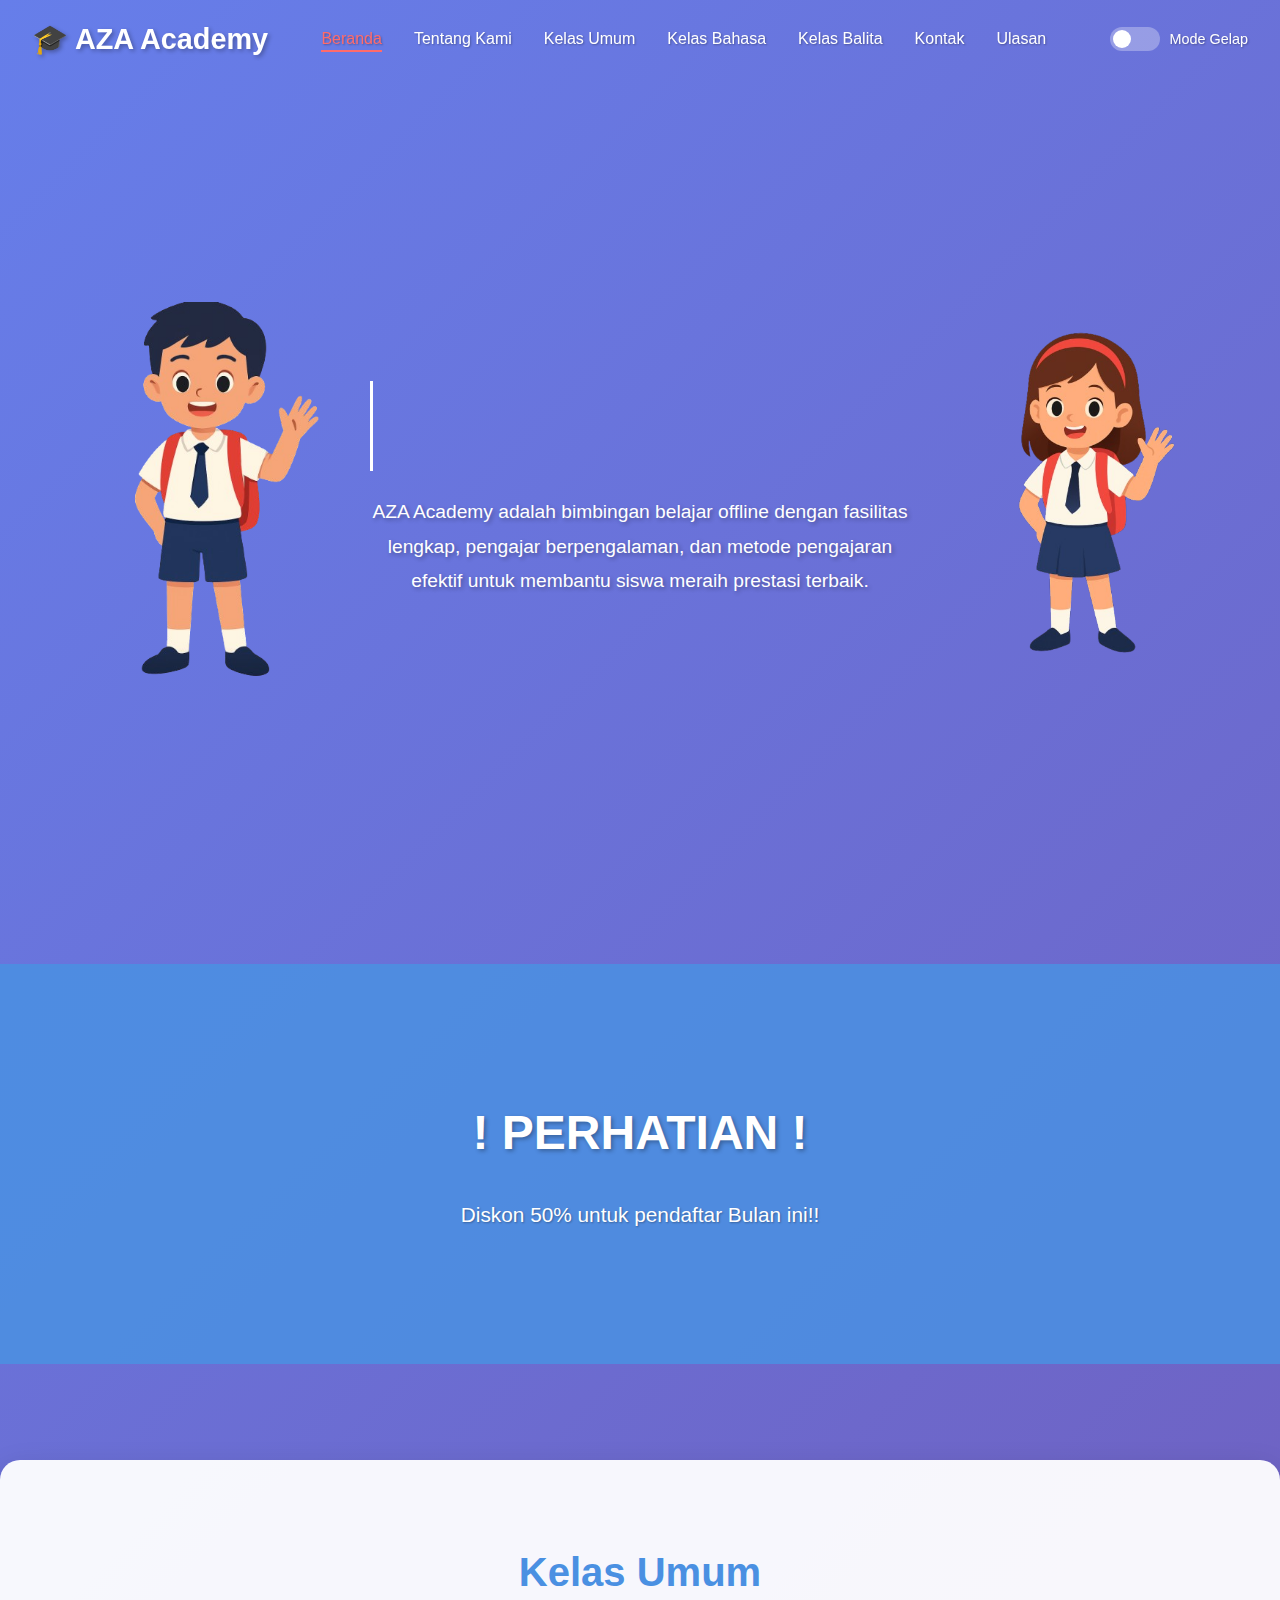
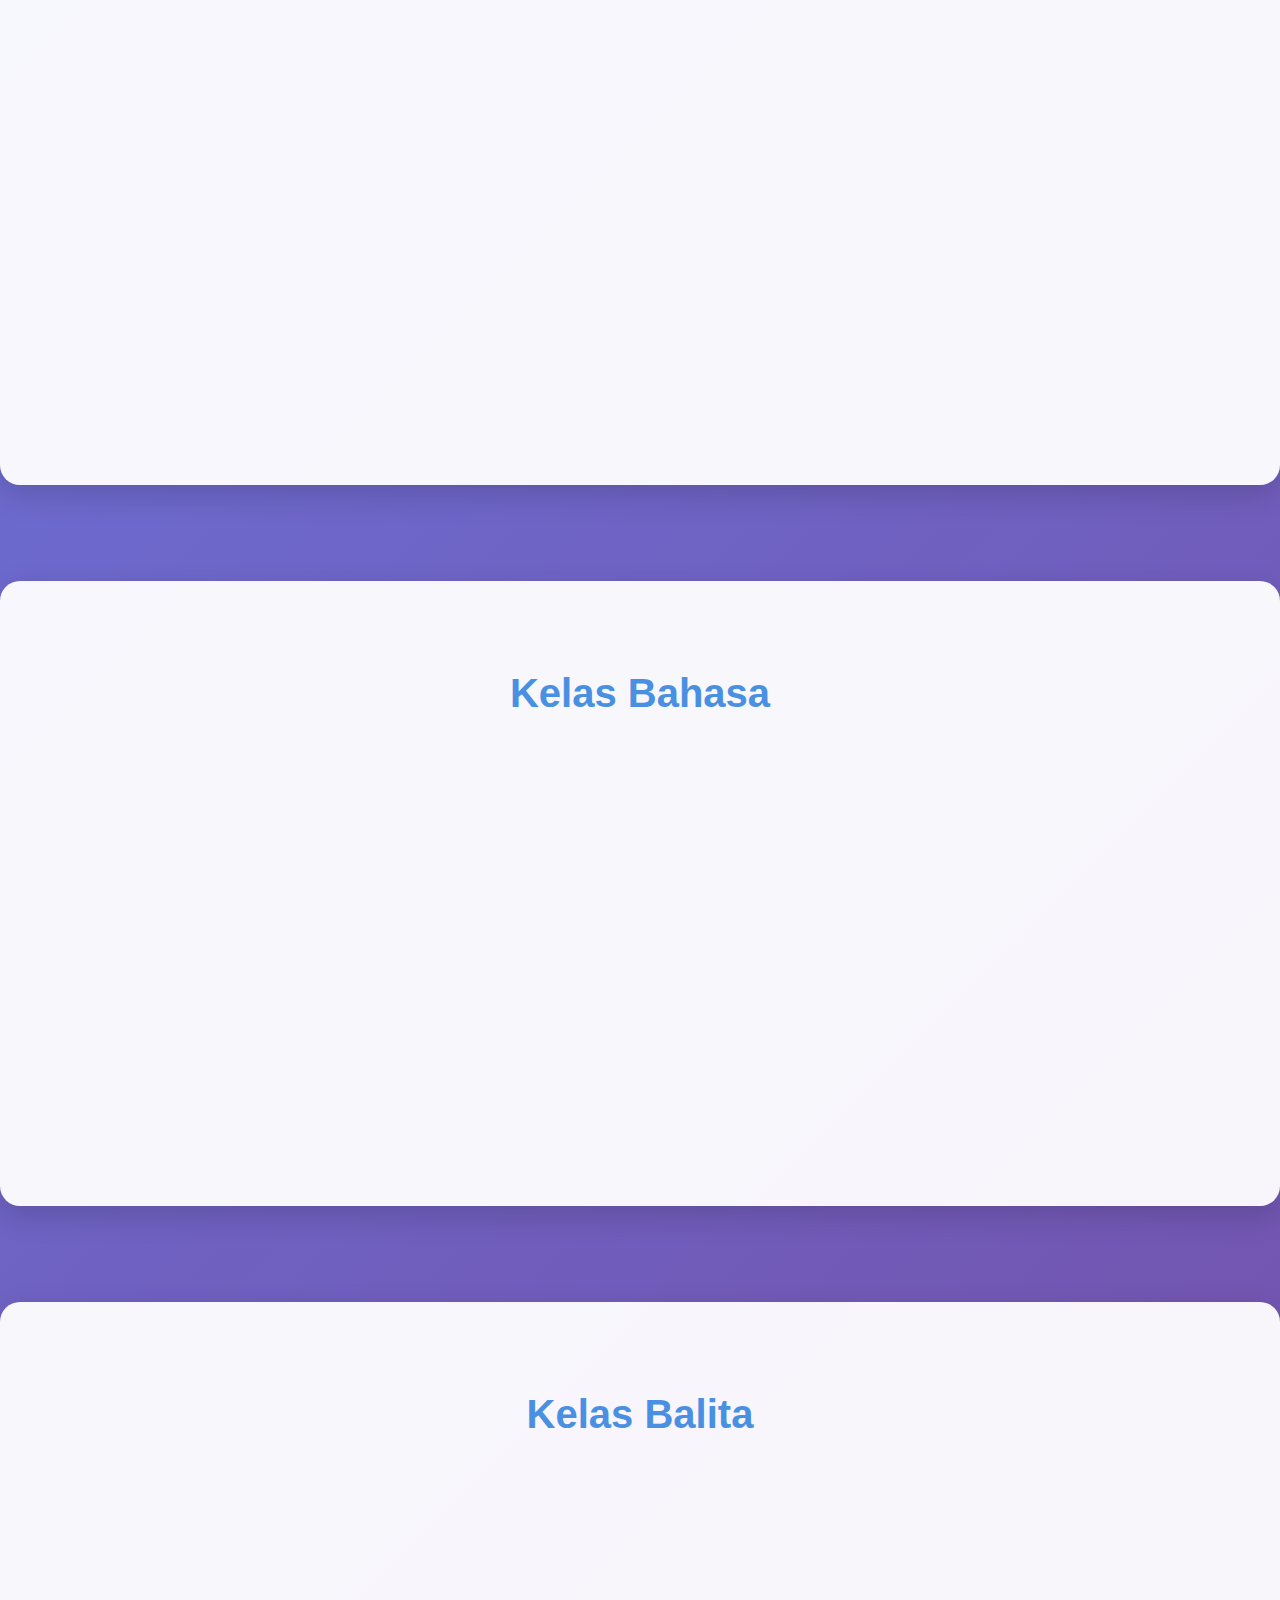
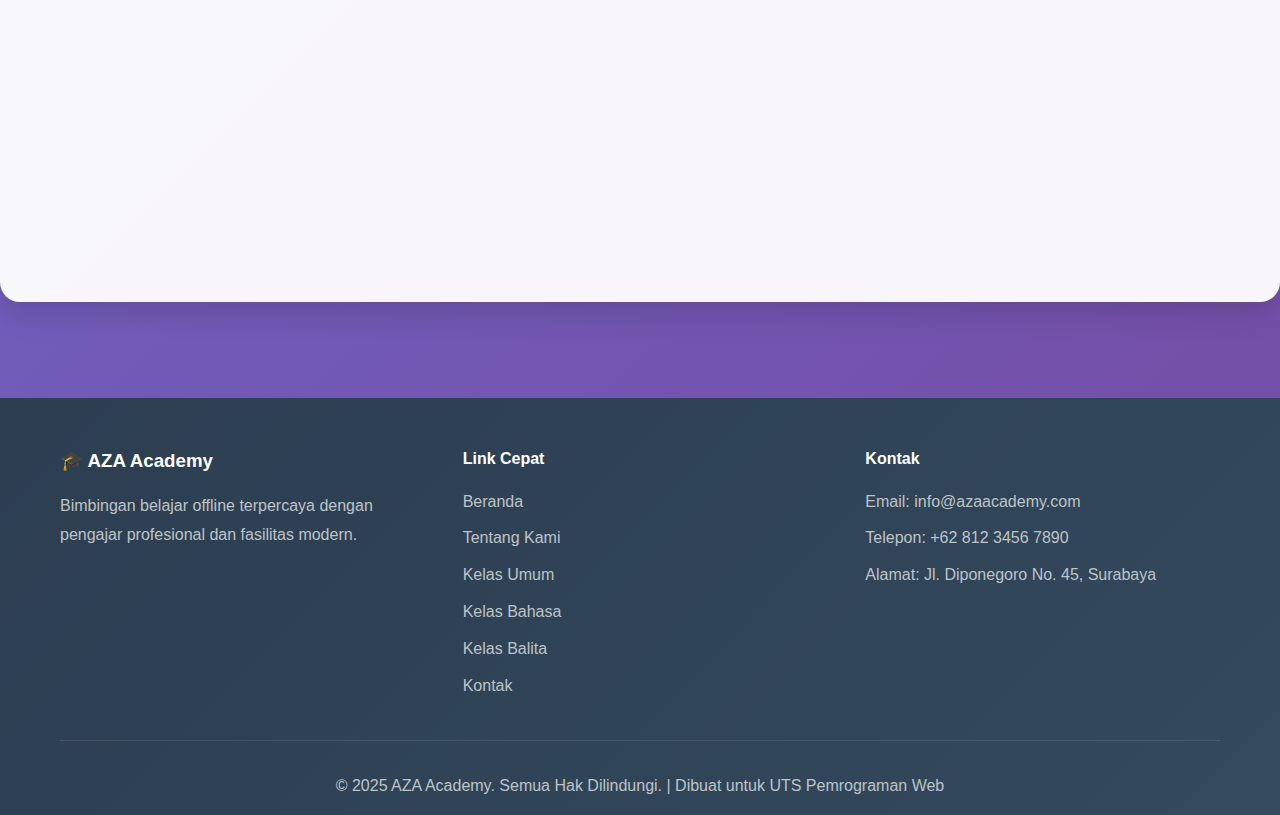
<file: index.html>
<!DOCTYPE html>
<html lang="id">
<head>
  <meta charset="UTF-8">
  <meta name="viewport" content="width=device-width, initial-scale=1.0">
  <meta name="description" content="AZA Academy - Bimbingan Belajar Offline dengan pengajar berpengalaman dan metode belajar efektif">
  <title>AZA Academy - Home</title>
  <link rel="stylesheet" href="style.css">
</head>
<body>

<header>
   <nav>
        <h1>🎓 AZA Academy</h1>
        <ul>
            <li><a href="index.html" class="active">Beranda</a></li>
            <li><a href="about.html">Tentang Kami</a></li>
            <li><a href="#kelasUmum">Kelas Umum</a></li>
            <li><a href="#kelasBahasa">Kelas Bahasa</a></li>
            <li><a href="#kelasbalita">Kelas Balita</a></li>
            <li><a href="#kontak">Kontak</a></li>
            <li><a href="ulasan.html">Ulasan</a></li>
        </ul>

        <!-- Tombol Mode -->
        <label class="switch">
            <input type="checkbox" id="modeToggle">
            <span class="slider"></span>
            <span class="mode-text">Mode Gelap</span>
        </label>
   </nav>
</header>
  
<section class="hero">
  <div class="hero-overlay">
    <img src="asset/anaklaki.png" alt="Left Decoration" class="hero-icon left">
    <div class="hero-text">
      <h1>Belajar Menyenangkan</h1>
      <!-- <h1>Masa depan cerah</h1> -->
      <p>AZA Academy adalah bimbingan belajar offline dengan fasilitas lengkap, pengajar berpengalaman, dan metode pengajaran efektif untuk membantu siswa meraih prestasi terbaik.</p>
    </div>
    <img src="asset/anakcewek.png" alt="Right Decoration" class="hero-icon right">
  </div>
</section>

<section id="diskon">
    <div class="content">
      <h2>! PERHATIAN !</h2>
      <p>Diskon 50% untuk pendaftar Bulan ini!!</p>
    </div>
</section>

  <!-- Kelas -->
<section id="kelasUmum">
    <h1>Kelas Umum</h1>
    <div class="grid-container">

      <div class="card">
        <img src="asset/sd.png" alt="Kelas SD">
        <h3>Kelas SD</h3>
        <p>Belajar dasar yang menyenangkan untuk siswa sekolah dasar.</p>
      </div>

      <div class="card">
        <img src="asset/smp.png" alt="Kelas SMP">
        <h3>Kelas SMP</h3>
        <p>Penguatan konsep pelajaran inti dan latihan ujian rutin.</p>
      </div>

      <div class="card">
        <img src="asset/sma.png" alt="Kelas SMA">
        <h3>Kelas SMA</h3>
        <p>Persiapan intensif menghadapi ujian sekolah dan seleksi perguruan tinggi.</p>
      </div>
    
    </div>
</section>

<section id="kelasBahasa">
    <h1>Kelas Bahasa</h1>
    <div class="grid-container">

      <div class="card">
        <img src="asset/arab.png" alt="Kelas SD">
        <h3>Kelas Bahasa Arab</h3>
        <p>Belajar dasar yang menyenangkan untuk siswa sekolah dasar.</p>
      </div>

      <div class="card">
        <img src="asset/inggris.png" alt="Kelas SMP">
        <h3>Kelas Bahasa Inggris</h3>
        <p>Penguatan konsep pelajaran inti dan latihan ujian rutin.</p>
      </div>

      <div class="card">
        <img src="asset/mandarin.png" alt="Kelas SMA">
        <h3>Kelas Bahasa Mandarin</h3>
        <p>Persiapan intensif menghadapi ujian sekolah dan seleksi perguruan tinggi.</p>
      </div>
    
    </div>
</section>

<section id="kelasbalita">
    <h1>Kelas Balita</h1>
    <div class="grid-container">

      <div class="card">
        <img src="asset/tk.png" alt="Kelas SD">
        <h3>Kelas Calistung</h3>
        <p>Belajar dasar yang menyenangkan untuk siswa sekolah dasar.</p>
      </div>

      <div class="card">
        <img src="asset/tk.png" alt="Kelas SMP">
        <h3>Kelas Interaktif</h3>
        <p>Penguatan konsep pelajaran inti dan latihan ujian rutin.</p>
      </div>
    
    </div>
</section>

  <!-- Tentang Kami -->


<footer id="kontak">
    <div class="container">
        <div class="footer-content">
            <div class="footer-section">
                <h3>🎓 AZA Academy</h3>
                <p>Bimbingan belajar offline terpercaya dengan pengajar profesional dan fasilitas modern.</p>
            </div>
            <div class="footer-section">
                <h4>Link Cepat</h4>
                <ul>
                    <li><a href="index.html">Beranda</a></li>
                    <li><a href="about.html">Tentang Kami</a></li>
                    <li><a href="#kelasUmum">Kelas Umum</a></li>
                    <li><a href="#kelasBahasa">Kelas Bahasa</a></li>
                    <li><a href="#kelasbalita">Kelas Balita</a></li>
                    <li><a href="#kontak">Kontak</a></li>
                </ul>
            </div>
            <div class="footer-section">
                <h4>Kontak</h4>
                <ul>
                    <li>Email: <a href ="mailto:info@azaacademy.com">info@azaacademy.com</a></li>
                    <li>Telepon: <a href="tel:+62 812 3456 7890">+62 812 3456 7890</a></li>
                    <li>Alamat: Jl. Diponegoro No. 45, Surabaya</li>
                </ul>
            </div>
        </div>
        <div class="footer-bottom">
            <p>&copy; 2025 AZA Academy. Semua Hak Dilindungi. | Dibuat untuk UTS Pemrograman Web</p>
        </div>
    </div>
</footer>

<script src="https://code.jquery.com/jquery-3.6.0.min.js"></script>
<script src="kode.js"></script>
</body>
</html>
</file>
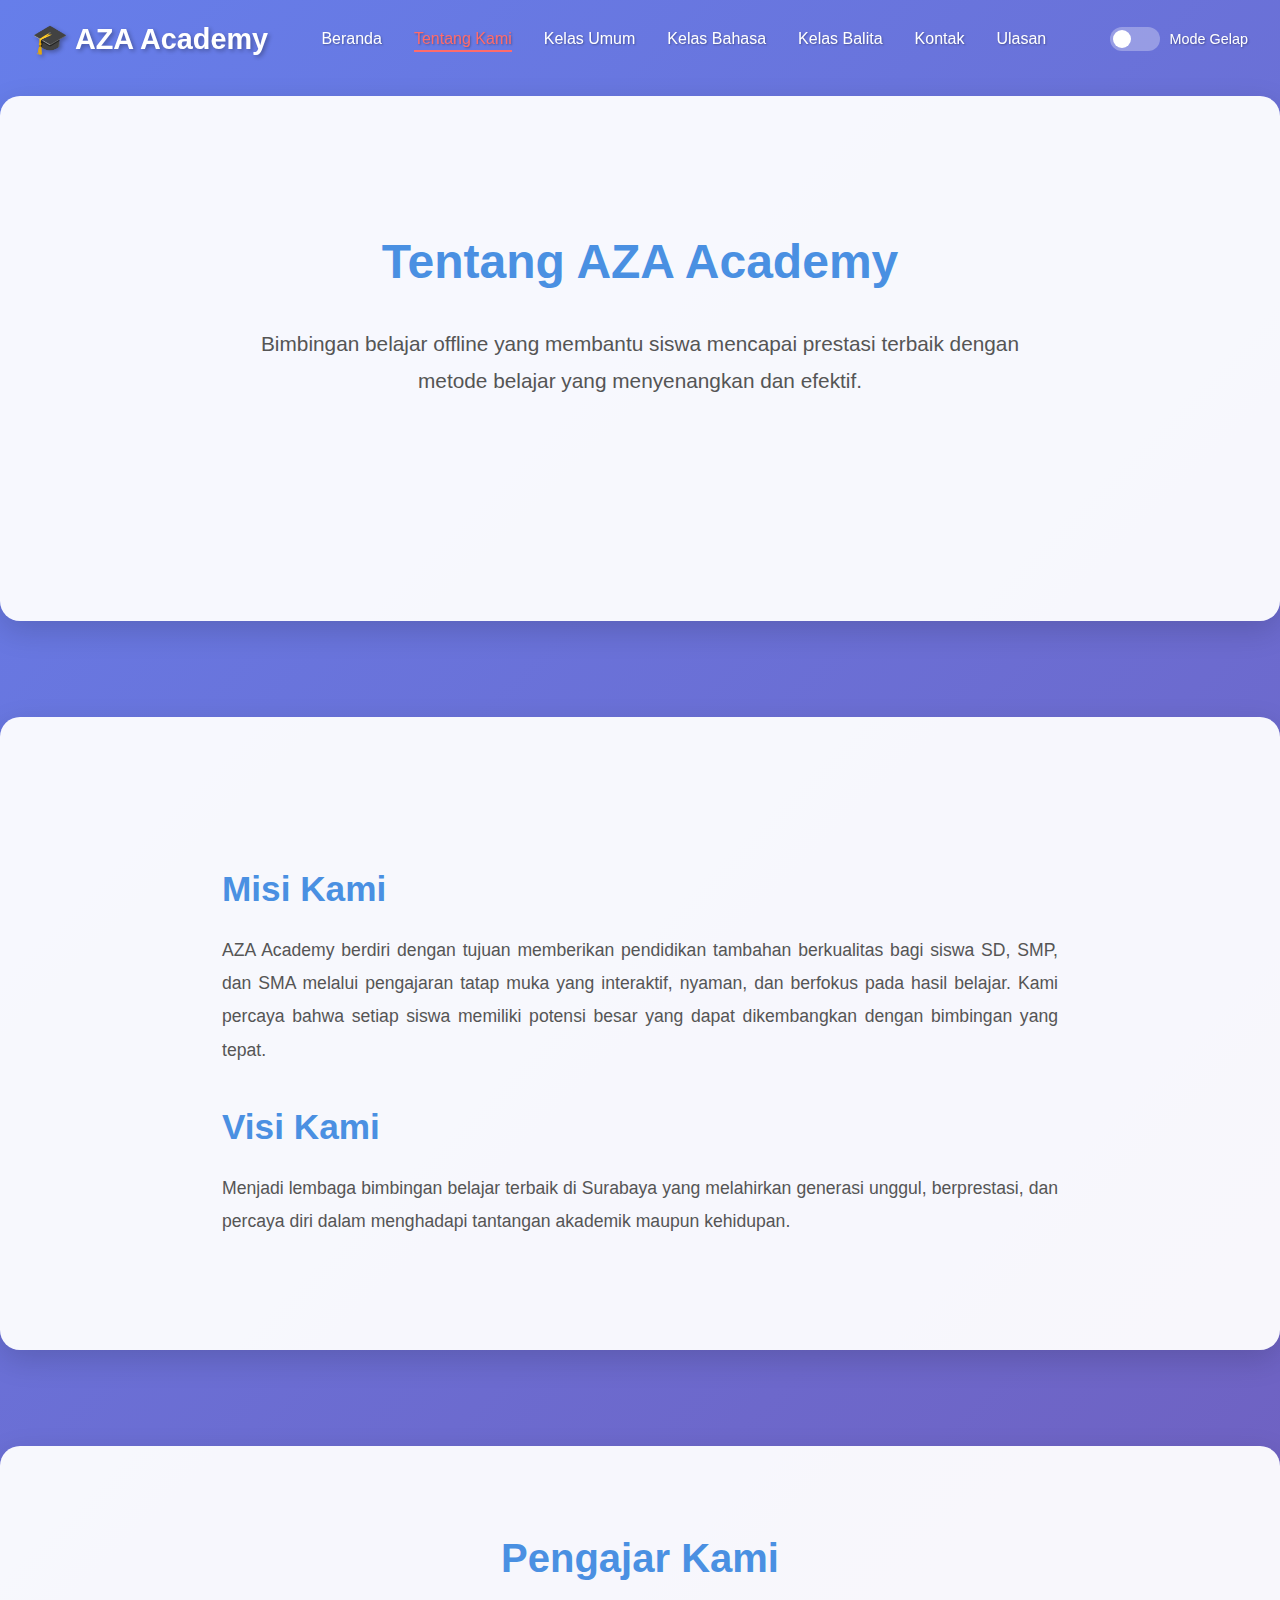
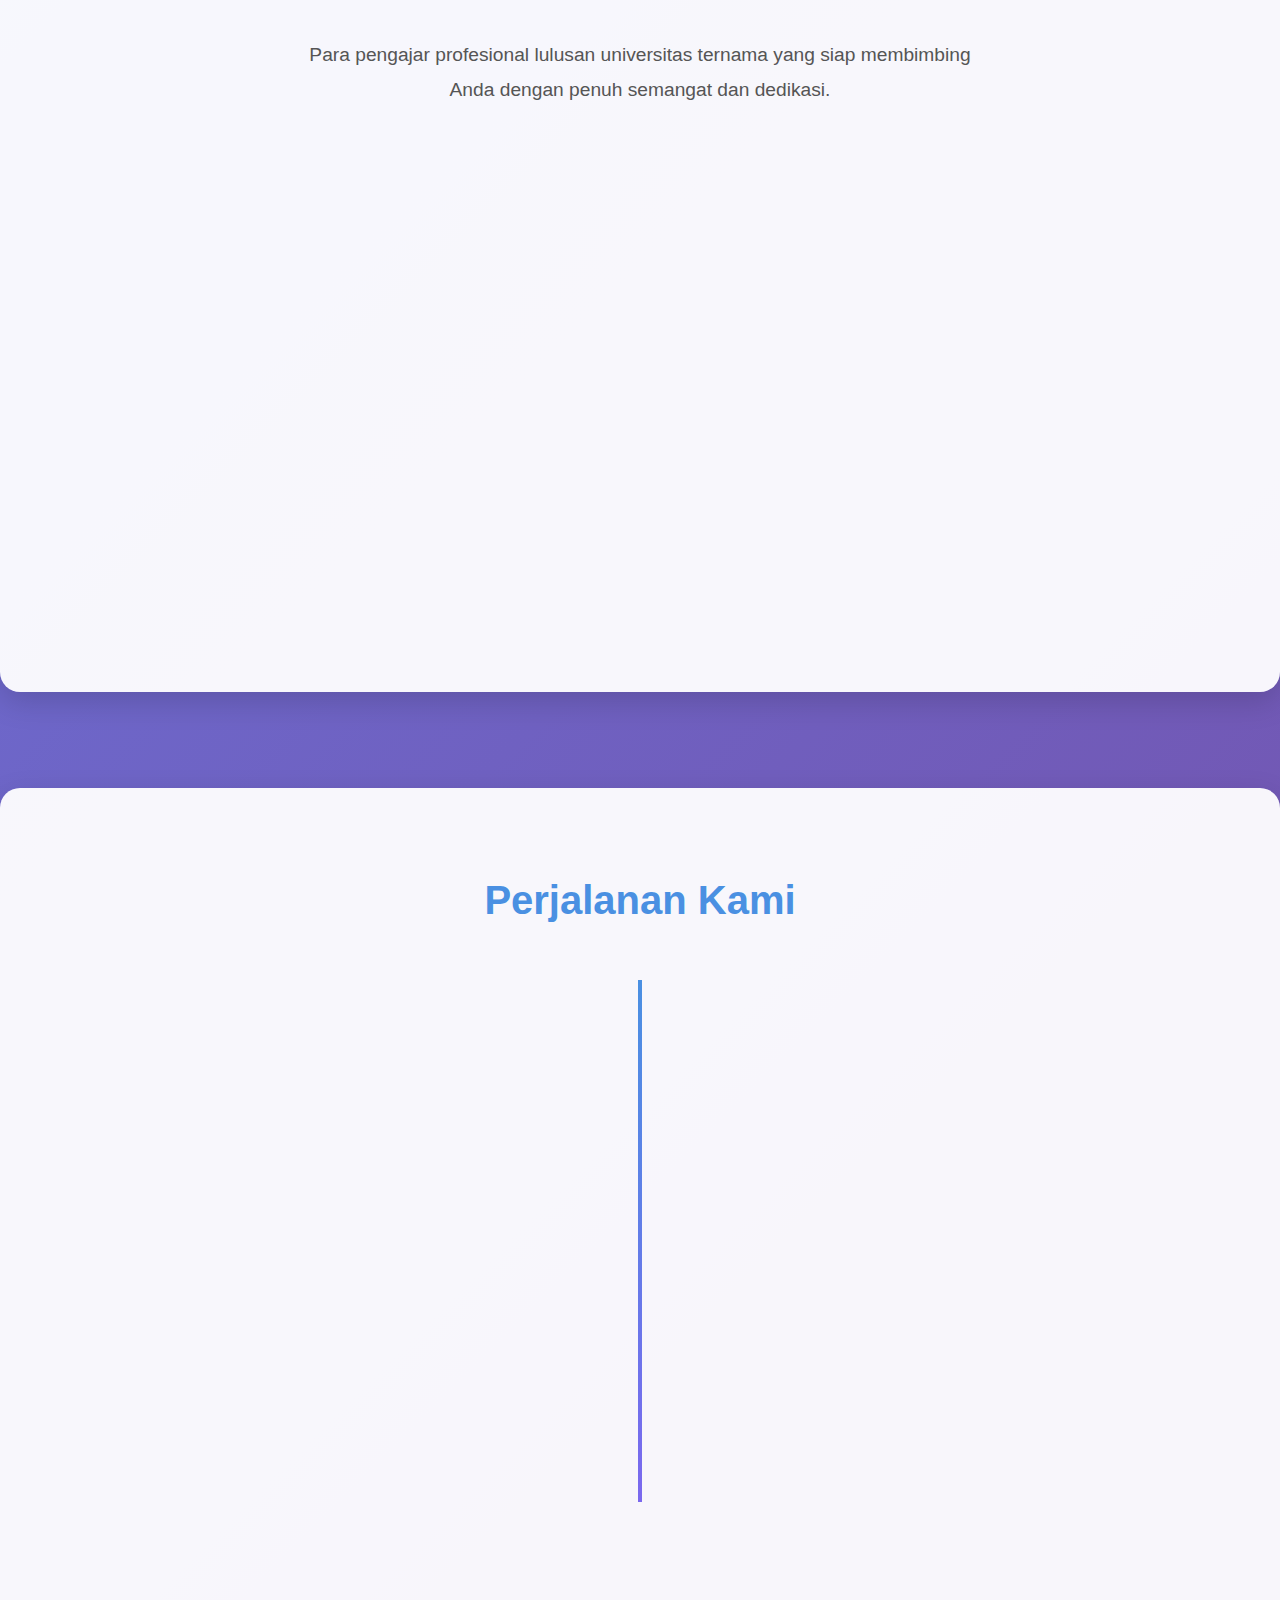
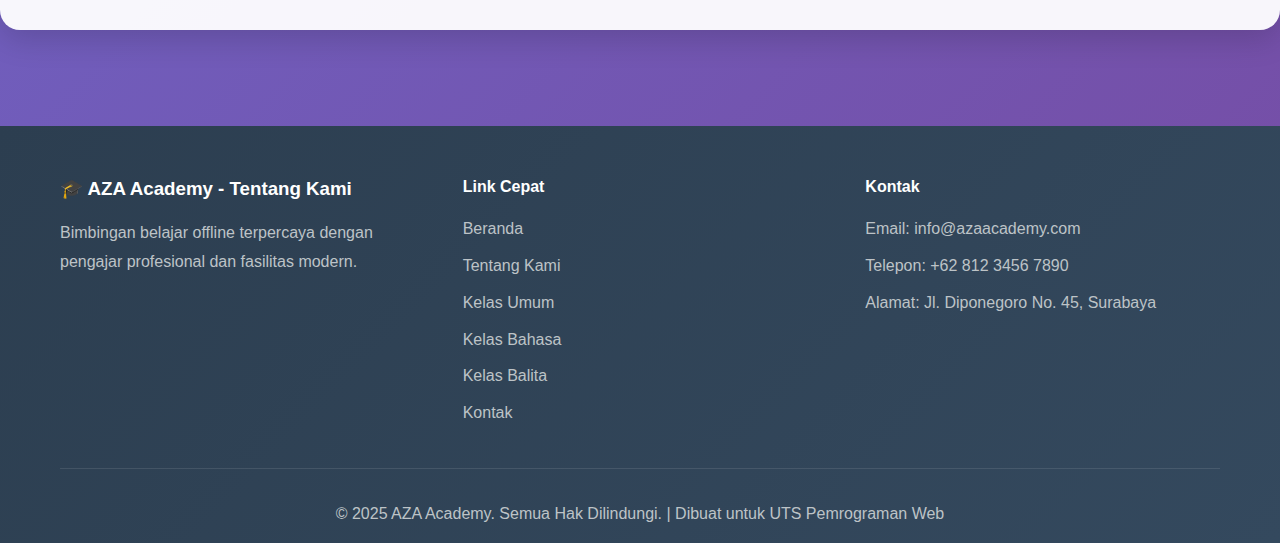
<file: about.html>
<!DOCTYPE html>
<html lang="id">
<head>
    <meta charset="UTF-8">
    <meta name="viewport" content="width=device-width, initial-scale=1.0">
    <meta name="description" content="Tentang AZA Academy - Bimbingan Belajar Offline Terpercaya di Surabaya">
    <title>Tentang Kami - AZA Academy</title>
    <link rel="stylesheet" href="style.css">
</head>
<body>
<header>
   <nav>
        <h1>🎓 AZA Academy</h1>
        <ul>
            <li><a href="index.html" class="active">Beranda</a></li>
            <li><a href="about.html">Tentang Kami</a></li>
            <li><a href="index.html#kelasUmum">Kelas Umum</a></li>
            <li><a href="index.html#kelasBahasa">Kelas Bahasa</a></li>
            <li><a href="index.html#kelasBalita">Kelas Balita</a></li>
            <li><a href="#kontak">Kontak</a></li>
            <li><a href="ulasan.html">Ulasan</a></li>
        </ul>

        <!-- Tombol Mode -->
        <label class="switch">
            <input type="checkbox" id="modeToggle">
            <span class="slider"></span>
            <span class="mode-text">Mode Gelap</span>
        </label>
   </nav>
</header>

<section class="profile">
    <div class="container">
        <h1>Tentang AZA Academy</h1>
        <p>Bimbingan belajar offline yang membantu siswa mencapai prestasi terbaik dengan metode belajar yang menyenangkan dan efektif.</p>
        <video src=""></video>
    </div>
</section>

<section class="profile-2">
    <div class="container">
        <div class="about-grid">
                <div class="about-text">
                    <h2>Misi Kami</h2>
                    <p>AZA Academy berdiri dengan tujuan memberikan pendidikan tambahan berkualitas bagi siswa SD, SMP, dan SMA melalui pengajaran tatap muka yang interaktif, nyaman, dan berfokus pada hasil belajar. Kami percaya bahwa setiap siswa memiliki potensi besar yang dapat dikembangkan dengan bimbingan yang tepat.</p>

                    <h2>Visi Kami</h2>
                    <p>Menjadi lembaga bimbingan belajar terbaik di Surabaya yang melahirkan generasi unggul, berprestasi, dan percaya diri dalam menghadapi tantangan akademik maupun kehidupan.</p>
                </div>
        </div>
    </div>
</section>

    <!-- Pengajar Section -->
    <section class="pengajar">
        <div class="container">
            <h2 class="section-title">Pengajar Kami</h2>
            <p class="team-intro">Para pengajar profesional lulusan universitas ternama yang siap membimbing Anda dengan penuh semangat dan dedikasi.</p>
            <div class="team-grid">
                <div class="team-member">
                    <div class="member-photo">👨‍🏫</div>
                    <h3>Abrizal Raka Firdiyanto (037)</h3>
                    <p class="member-role">Pengajar SMA</p>
                    <p class="member-bio">Lulusan Universitas Negeri Surabaya (UNESA) dengan pengalaman mengajar 3 tahun di bidang Matematika.</p>
                </div>
                <div class="team-member">
                    <div class="member-photo">👩‍🏫</div>
                    <h3>Azkiya Azimi (046)</h3>
                    <p class="member-role">Pengajar SD</p>
                    <p class="member-bio">Lulusan Universitas Negeri Surabaya (UNESA) dengan pengalaman mengajar Bahasa Inggris untuk Sekolah Menengah.</p>
                </div>
                <div class="team-member">
                    <div class="member-photo">👨‍🏫</div>
                    <h3>Zaki Maulana (062)</h3>
                    <p class="member-role">Pengajar SMP</p>
                    <p class="member-bio">Lulusan Universitas Negeri Surabaya (UNESA) dengan pengalaman 2 tahun mengajar di bidang Matematika.</p>
                </div>
            </div>
        </div>
    </section>

    <!-- Timeline Section -->
    <section class="timeline">
        <div class="container">
            <h2 class="section-title">Perjalanan Kami</h2>
            <div class="timeline-container">
                <div class="timeline-item">
                    <div class="timeline-year">2024</div>
                    <div class="timeline-content">
                        <h3>AZA Academy Berdiri</h3>
                        <p>Bermula dari visi tiga mahasiswa UNESA untuk mendirikan tempat bimbingan belajar yang nyaman dan bermakna bagi siswa.</p>
                    </div>
                </div>
                <div class="timeline-item">
                    <div class="timeline-year">2025</div>
                    <div class="timeline-content">
                        <h3>Membuka Cabang Pertama</h3>
                        <p>AZA Academy resmi membuka cabang pertamanya di Surabaya dengan jumlah siswa mencapai 100 orang dalam tahun pertama.</p>
                    </div>
                </div>
            </div>
        </div>
    </section>

<footer id="kontak">
    <div class="container">
        <div class="footer-content">
            <div class="footer-section">
                <h3>🎓 AZA Academy - Tentang Kami</h3>
                <p>Bimbingan belajar offline terpercaya dengan pengajar profesional dan fasilitas modern.</p>
            </div>
            <div class="footer-section">
                <h4>Link Cepat</h4>
                <ul>
                    <li><a href="index.html">Beranda</a></li>
                    <li><a href="about.html">Tentang Kami</a></li>
                    <li><a href="index.html#kelasUmum">Kelas Umum</a></li>
                    <li><a href="index.html#kelasBahasa">Kelas Bahasa</a></li>
                    <li><a href="index.html#kelasBalita">Kelas Balita</a></li>
                    <li><a href="#kontak">Kontak</a></li>
                </ul>
            </div>
            <div class="footer-section">
                <h4>Kontak</h4>
                <ul>
                    <li>Email: <a href ="mailto:info@azaacademy.com">info@azaacademy.com</a></li>
                    <li>Telepon: <a href="tel:+62 812 3456 7890">+62 812 3456 7890</a></li>
                    <li>Alamat: Jl. Diponegoro No. 45, Surabaya</li>
                </ul>
            </div>
        </div>
        <div class="footer-bottom">
            <p>&copy; 2025 AZA Academy. Semua Hak Dilindungi. | Dibuat untuk UTS Pemrograman Web</p>
        </div>
    </div>
</footer>

<script src="https://code.jquery.com/jquery-3.6.0.min.js"></script>
<script src="kode.js"></script>
</body>
</html>
</file>
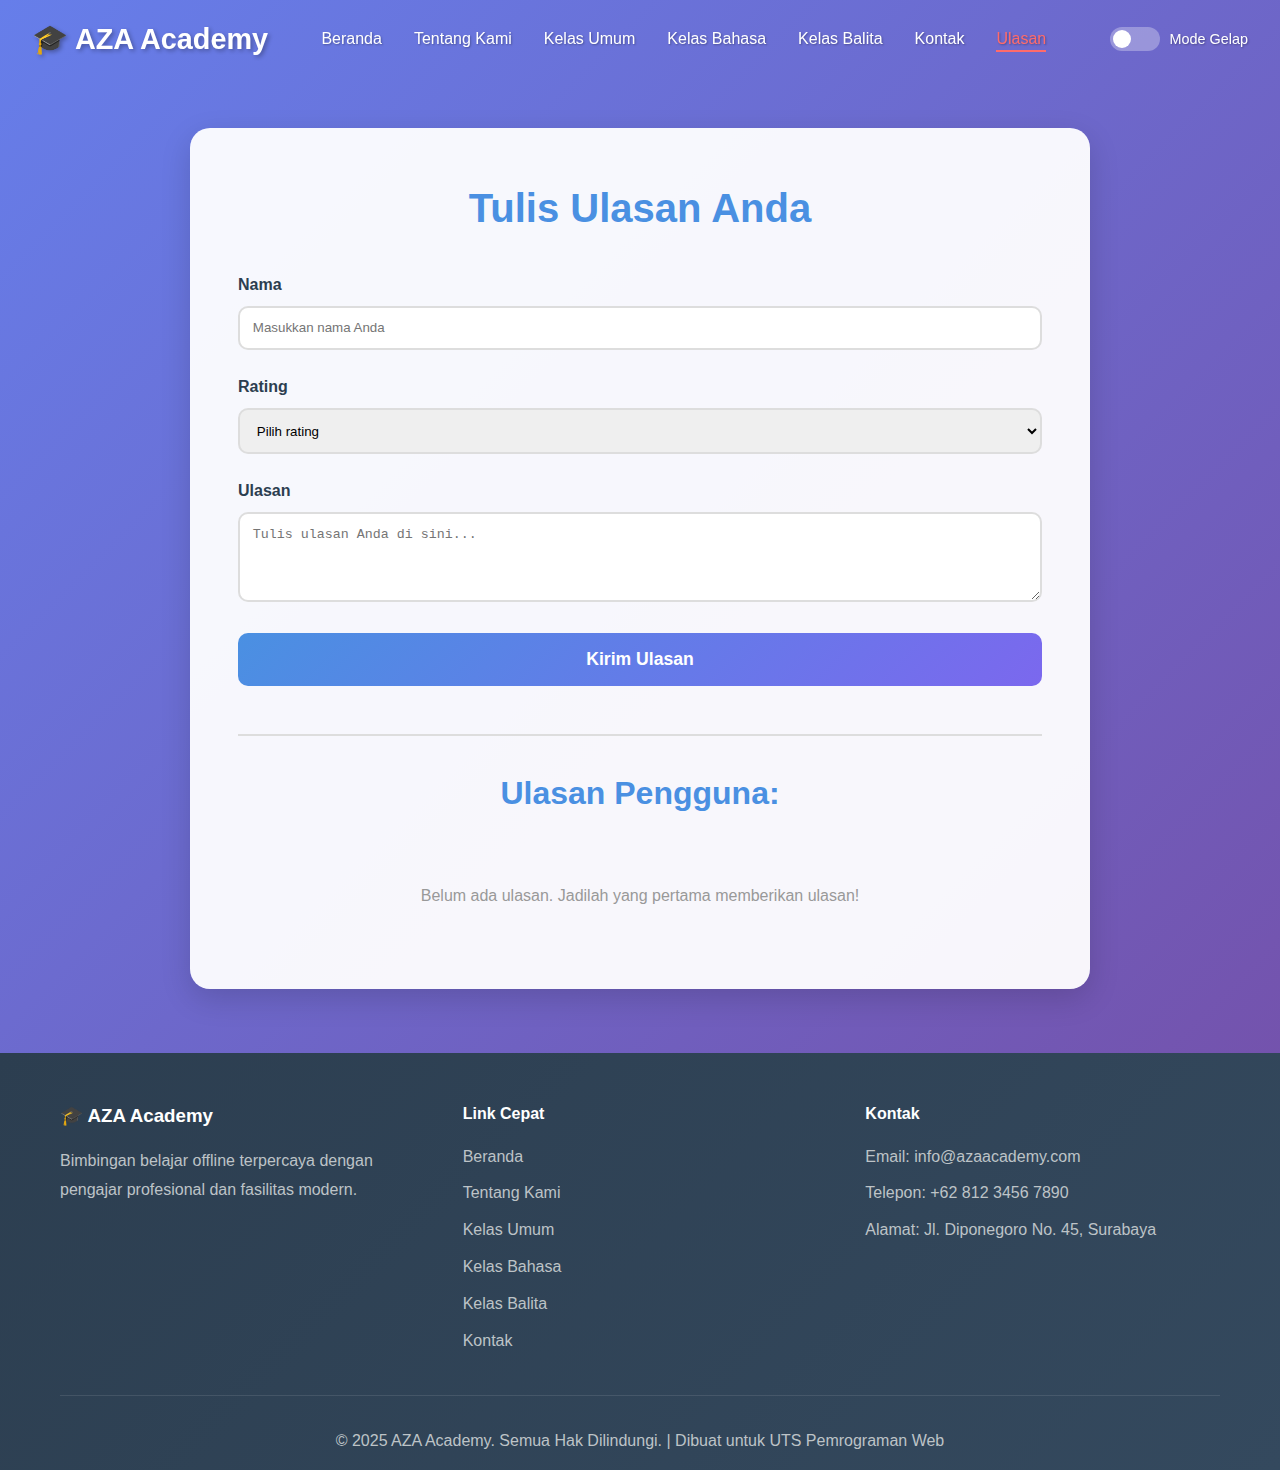
<file: ulasan.html>
<!DOCTYPE html>
<html lang="id">
<head>
  <meta charset="UTF-8">
  <meta name="viewport" content="width=device-width, initial-scale=1.0">
  <title>AZA Academy-Ulasan</title>
  <link rel="stylesheet" href="style.css">
</head>
<body>
<header>
   <nav>
        <h1>🎓 AZA Academy</h1>
        <ul>
            <li><a href="index.html" class="active">Beranda</a></li>
            <li><a href="about.html">Tentang Kami</a></li>
            <li><a href="index.html#kelasUmum">Kelas Umum</a></li>
            <li><a href="index.html#kelasBahasa">Kelas Bahasa</a></li>
            <li><a href="index.html#kelasBalita">Kelas Balita</a></li>
            <li><a href="#kontak">Kontak</a></li>
            <li><a href="ulasan.html">Ulasan</a></li>
        </ul>

        <!-- Tombol Mode -->
        <label class="switch">
            <input type="checkbox" id="modeToggle">
            <span class="slider"></span>
            <span class="mode-text">Mode Gelap</span>
        </label>
   </nav>
</header>

  <div class="review-container">
    <h2>Tulis Ulasan Anda</h2>

    <form id="reviewForm">
      <div class="input-group">
        <label for="nama">Nama</label>
        <input type="text" id="nama" name="nama" placeholder="Masukkan nama Anda" required>
      </div>

      <div class="input-group">
        <label for="rating">Rating</label>
        <select id="rating" name="rating" required>
          <option value="">Pilih rating</option>
          <option value="5">⭐⭐⭐⭐⭐ - Sangat Baik</option>
          <option value="4">⭐⭐⭐⭐ - Baik</option>
          <option value="3">⭐⭐⭐ - Cukup</option>
          <option value="2">⭐⭐ - Kurang</option>
          <option value="1">⭐ - Buruk</option>
        </select>
      </div>

      <div class="input-group">
        <label for="ulasan">Ulasan</label>
        <textarea id="ulasan" name="ulasan" rows="4" placeholder="Tulis ulasan Anda di sini..." required></textarea>
      </div>

      <button type="submit" class="btn-submit">Kirim Ulasan</button>
    </form>

    <div id="reviewList">
      <h3>Ulasan Pengguna:</h3>
      <ul id="ulasanContainer"></ul>
    </div>
  </div>

<footer id="kontak">
    <div class="container">
        <div class="footer-content">
            <div class="footer-section">
                <h3>🎓 AZA Academy</h3>
                <p>Bimbingan belajar offline terpercaya dengan pengajar profesional dan fasilitas modern.</p>
            </div>
            <div class="footer-section">
                <h4>Link Cepat</h4>
                <ul>
                    <li><a href="index.html">Beranda</a></li>
                    <li><a href="about.html">Tentang Kami</a></li>
                    <li><a href="index.html#kelasUmum">Kelas Umum</a></li>
                    <li><a href="index.html#kelasBahasa">Kelas Bahasa</a></li>
                    <li><a href="index.html#kelasBalita">Kelas Balita</a></li>
                    <li><a href="#kontak">Kontak</a></li>
                </ul>
            </div>
            <div class="footer-section">
                <h4>Kontak</h4>
                <ul>
                    <li>Email: <a href ="mailto:info@azaacademy.com">info@azaacademy.com</a></li>
                    <li>Telepon: <a href="tel:+62 812 3456 7890">+62 812 3456 7890</a></li>
                    <li>Alamat: Jl. Diponegoro No. 45, Surabaya</li>
                </ul>
            </div>
        </div>
        <div class="footer-bottom">
            <p>&copy; 2025 AZA Academy. Semua Hak Dilindungi. | Dibuat untuk UTS Pemrograman Web</p>
        </div>
    </div>
</footer>

<script src="https://code.jquery.com/jquery-3.6.0.min.js"></script>
<script src="kode.js"></script>
</body>
</html>
</file>
<file: style.css>
/* ===== RESET & VARIABLES ===== */
* {
  margin: 0;
  padding: 0;
  box-sizing: border-box;
}

:root {
  --primary: #4A90E2;
  --secondary: #7B68EE;
  --accent: #FF6B6B;
  --dark: #2C3E50;
  --light: #ECF0F1;
  --bg-light: #F8F9FA;
  --white: #fff;
  --gray: #555;
  --gray-light: #999;
  --gray-dark: #BDC3C7;
  --shadow: 0 4px 6px rgba(0,0,0,.1);
  --shadow-lg: 0 10px 30px rgba(0,0,0,.15);
  --transition: all .3s ease;
  --gradient: linear-gradient(135deg, #667eea 0%, #764ba2 100%);
  --gradient-primary: linear-gradient(135deg, var(--primary), var(--secondary));
}

html { scroll-behavior: smooth; }

body {
  font-family: 'Segoe UI', Tahoma, Geneva, Verdana, sans-serif;
  background: var(--gradient);
  color: var(--dark);
  line-height: 1.6;
  overflow-x: hidden;
}

body.dark-mode {
  background: linear-gradient(135deg, #1a1a2e 0%, #16213e 100%);
  color: var(--light);
}

.container {
  max-width: 1200px;
  margin: 0 auto;
  padding: 0 20px;
}

/* ===== HEADER & NAVBAR ===== */
header {
  position: fixed;
  top: 0;
  width: 100%;
  z-index: 1000;
  transition: var(--transition);
  background: transparent;
}

header.scrolled {
  background: rgba(255,255,255,.95);
  backdrop-filter: blur(10px);
  box-shadow: var(--shadow);
}

body.dark-mode header.scrolled { background: rgba(26,26,46,.95); }

nav {
  display: flex;
  justify-content: space-between;
  align-items: center;
  padding: 1rem 2rem;
  max-width: 1400px;
  margin: 0 auto;
}

nav h1 {
  font-size: 1.8rem;
  color: var(--white);
  font-weight: 700;
  text-shadow: 2px 2px 4px rgba(0,0,0,.3);
}

header.scrolled nav h1 {
  color: var(--primary);
  text-shadow: none;
}

body.dark-mode header.scrolled nav h1 { color: var(--light); }

nav ul {
  display: flex;
  list-style: none;
  gap: 2rem;
  align-items: center;
}

nav ul li a {
  text-decoration: none;
  color: var(--white);
  font-weight: 500;
  transition: var(--transition);
  position: relative;
  text-shadow: 1px 1px 2px rgba(0,0,0,.3);
}

header.scrolled nav ul li a {
  color: var(--dark);
  text-shadow: none;
}

body.dark-mode header.scrolled nav ul li a { color: var(--light); }

nav ul li a:hover,
nav ul li a.active { color: var(--accent); }

nav ul li a::after {
  content: '';
  position: absolute;
  bottom: -5px;
  left: 0;
  width: 0;
  height: 2px;
  background: var(--accent);
  transition: width .3s ease;
}

nav ul li a:hover::after,
nav ul li a.active::after { width: 100%; }

/* Toggle Switch */
.switch {
  position: relative;
  display: inline-flex;
  align-items: center;
  gap: 10px;
}

.switch input {
  opacity: 0;
  width: 0;
  height: 0;
}

.slider {
  position: relative;
  cursor: pointer;
  width: 50px;
  height: 24px;
  background: rgba(255,255,255,.3);
  border-radius: 24px;
  transition: var(--transition);
}

.slider:before {
  position: absolute;
  content: "";
  height: 18px;
  width: 18px;
  left: 3px;
  bottom: 3px;
  background: var(--white);
  border-radius: 50%;
  transition: var(--transition);
}

input:checked + .slider { background: var(--secondary); }
input:checked + .slider:before { transform: translateX(26px); }

.mode-text {
  color: var(--white);
  font-size: .9rem;
  font-weight: 500;
  text-shadow: 1px 1px 2px rgba(0,0,0,.3);
}

header.scrolled .mode-text {
  color: var(--dark);
  text-shadow: none;
}

body.dark-mode header.scrolled .mode-text { color: var(--light); }

/* Mobile Menu */
.menu-icon {
  display: none;
  flex-direction: column;
  cursor: pointer;
  gap: 5px;
}

.menu-icon span {
  width: 25px;
  height: 3px;
  background: var(--white);
  border-radius: 3px;
  transition: var(--transition);
}

header.scrolled .menu-icon span { background: var(--dark); }
body.dark-mode header.scrolled .menu-icon span { background: var(--light); }

.mobile-sidebar {
  position: fixed;
  top: 0;
  right: -100%;
  width: 280px;
  height: 100vh;
  background: linear-gradient(135deg, #667eea 0%, #764ba2 100%);
  box-shadow: -5px 0 30px rgba(0,0,0,.3);
  padding: 2rem;
  transition: right .4s ease;
  z-index: 1001;
  overflow-y: auto;
}

body.dark-mode .mobile-sidebar {
  background: linear-gradient(135deg, #1a1a2e 0%, #16213e 100%);
}

.mobile-sidebar.active { right: 0; }

.sidebar-close {
  position: absolute;
  top: 1rem;
  right: 1rem;
  font-size: 2rem;
  cursor: pointer;
  color: var(--white);
  background: rgba(255,255,255,.2);
  border: none;
  width: 40px;
  height: 40px;
  border-radius: 50%;
  display: flex;
  align-items: center;
  justify-content: center;
  transition: var(--transition);
  backdrop-filter: blur(10px);
}

.sidebar-close:hover {
  background: rgba(255,255,255,.3);
  transform: rotate(90deg);
}

.mobile-sidebar h2 {
  color: var(--white);
  font-size: 1.5rem;
  margin-bottom: 2rem;
  text-align: center;
  padding-bottom: 1rem;
  border-bottom: 2px solid rgba(255,255,255,.2);
}

.mobile-sidebar ul {
  flex-direction: column;
  gap: 0;
  margin-top: 3rem;
}

.mobile-sidebar ul li {
  margin-bottom: 0;
  border-bottom: 1px solid rgba(255,255,255,.1);
}

.mobile-sidebar ul li:last-child {
  border-bottom: none;
}

.mobile-sidebar ul li a {
  color: var(--white) !important;
  text-shadow: none !important;
  font-size: 1.1rem;
  display: block;
  padding: 1rem 0.5rem;
  transition: var(--transition);
  position: relative;
  border-radius: 8px;
}

.mobile-sidebar ul li a:hover {
  background: rgba(255,255,255,.15);
  padding-left: 1.5rem;
  color: var(--white) !important;
}

.mobile-sidebar ul li a.active {
  background: rgba(255,255,255,.2);
  font-weight: 600;
  color: var(--white) !important;
}

.mobile-sidebar ul li a.active::before {
  content: '▸';
  position: absolute;
  left: 0.5rem;
  color: var(--white);
  font-size: 1.2rem;
}

.mobile-sidebar ul li a::after {
  display: none; /* Remove the bottom border animation */
}

.mobile-sidebar .switch {
  margin-top: 2rem;
  padding-top: 2rem;
  border-top: 2px solid rgba(255,255,255,.2);
  justify-content: center;
  flex-direction: column;
  align-items: center;
  gap: 15px;
}

.mobile-sidebar .mode-text {
  color: var(--white) !important;
  text-shadow: none !important;
  font-size: 1rem;
  text-align: center;
}

.mobile-sidebar .slider {
  background: rgba(255,255,255,.3);
}

body.dark-mode .mobile-sidebar ul li a {
  color: var(--white) !important;
}

.overlay {
  position: fixed;
  inset: 0;
  background: rgba(0,0,0,.5);
  display: none;
  z-index: 999;
}

.overlay.active { display: block; }

/* ===== SCROLL TO TOP ===== */
.scroll-top {
  position: fixed;
  bottom: 30px;
  right: 30px;
  width: 50px;
  height: 50px;
  background: var(--gradient-primary);
  color: var(--white);
  border: none;
  border-radius: 50%;
  cursor: pointer;
  display: none;
  align-items: center;
  justify-content: center;
  font-size: 1.5rem;
  box-shadow: var(--shadow-lg);
  transition: var(--transition);
  z-index: 998;
}

.scroll-top:hover {
  transform: translateY(-5px);
  box-shadow: 0 15px 35px rgba(0,0,0,.3);
}

.scroll-top.show { display: flex; }

/* ===== HERO SECTION ===== */
.hero {
  min-height: 100vh;
  display: flex;
  align-items: center;
  justify-content: center;
  padding-top: 80px;
  overflow: hidden;
}

.hero-overlay {
  display: flex;
  align-items: center;
  justify-content: center;
  gap: 3rem;
  max-width: 1200px;
  margin: 0 auto;
  padding: 2rem;
  position: relative;
  z-index: 1;
}

.hero-text {
  text-align: center;
  max-width: 700px;
  animation: fadeInUp 1s ease;
}

.hero-text h1 {
  font-size: 3.5rem;
  color: var(--white);
  margin-bottom: 1.5rem;
  text-shadow: 3px 3px 6px rgba(0,0,0,.3);
  overflow: hidden;
  border-right: 3px solid var(--white);
  white-space: nowrap;
  animation: typing 3.5s steps(30) .5s forwards, blink .75s step-end infinite;
  width: 0;
}

@keyframes typing {
  to { width: 100%; }
}

@keyframes blink {
  50% { border-color: transparent; }
}

@keyframes fadeInUp {
  from {
    opacity: 0;
    transform: translateY(30px);
  }
}

.hero-text p {
  font-size: 1.2rem;
  color: var(--white);
  text-shadow: 2px 2px 4px rgba(0,0,0,.3);
  line-height: 1.8;
}

.hero-icon {
  width: 250px;
  height: auto;
  animation: float 3s ease-in-out infinite;
}

.hero-icon.left { animation-delay: 0s; }
.hero-icon.right { animation-delay: 1.5s; }

@keyframes float {
  0%, 100% { transform: translateY(0); }
  50% { transform: translateY(-20px); }
}

/* ===== DISKON SECTION ===== */
#diskon {
  position: relative;
  min-height: 400px;
  display: flex;
  align-items: center;
  justify-content: center;
  background: url('asset/diskon.png') center/cover fixed;
  margin: 4rem 0;
}

#diskon::before {
  content: '';
  position: absolute;
  inset: 0;
  background: rgba(74,144,226,.85);
}

body.dark-mode #diskon::before { background: rgba(26,26,46,.85); }

#diskon .content {
  position: relative;
  z-index: 1;
  text-align: center;
  color: var(--white);
  padding: 3rem;
  max-width: 800px;
}

#diskon h2 {
  font-size: 3rem;
  margin-bottom: 1.5rem;
  text-shadow: 2px 2px 4px rgba(0,0,0,.3);
}

#diskon p {
  font-size: 1.3rem;
  line-height: 1.8;
  text-shadow: 1px 1px 2px rgba(0,0,0,.3);
}

/* ===== SECTIONS (Kelas, Profile, Timeline, Pengajar) ===== */
section[id*="kelas"],
.profile,
.profile-2,
.pengajar,
.timeline {
  padding: 5rem 2rem;
  background: rgba(255,255,255,.95);
  margin: 6rem auto;
  max-width: 1400px;
  border-radius: 20px;
  box-shadow: var(--shadow-lg);
}

body.dark-mode section[id*="kelas"],
body.dark-mode .profile,
body.dark-mode .profile-2,
body.dark-mode .pengajar,
body.dark-mode .timeline {
  background: rgba(26,26,46,.95);
}

section[id*="kelas"] h1,
.section-title {
  text-align: center;
  font-size: 2.5rem;
  margin-bottom: 3rem;
  color: var(--primary);
}

body.dark-mode section[id*="kelas"] h1,
body.dark-mode .section-title {
  color: var(--light);
}

/* ===== GRID CONTAINER ===== */
.grid-container {
  display: grid;
  grid-template-columns: repeat(auto-fit, minmax(300px, 1fr));
  gap: 2rem;
  padding: 0 2rem;
}

.card {
  background: var(--white);
  border-radius: 15px;
  overflow: hidden;
  box-shadow: var(--shadow);
  transition: var(--transition);
  cursor: pointer;
}

body.dark-mode .card { background: var(--dark); }

.card:hover {
  transform: translateY(-10px);
  box-shadow: var(--shadow-lg);
}

.card img {
  width: 100%;
  height: 200px;
  object-fit: cover;
}

.card h3 {
  padding: 1.5rem 1.5rem .5rem;
  color: var(--primary);
  font-size: 1.5rem;
}

body.dark-mode .card h3 { color: var(--light); }

.card p {
  padding: 0 1.5rem 1.5rem;
  color: var(--gray);
}

body.dark-mode .card p { color: var(--gray-dark); }

/* ===== PROFILE SECTIONS ===== */
.profile {
  padding: 8rem 2rem 4rem;
  text-align: center;
}

.profile h1 {
  font-size: 3rem;
  color: var(--primary);
  margin-bottom: 1.5rem;
}

body.dark-mode .profile h1 { color: var(--light); }

.profile p,
.team-intro {
  font-size: 1.3rem;
  max-width: 800px;
  margin: 0 auto;
  line-height: 1.8;
  color: var(--gray);
}

body.dark-mode .profile p,
body.dark-mode .team-intro {
  color: var(--gray-dark);
}

.team-intro {
  text-align: center;
  font-size: 1.2rem;
  max-width: 700px;
  margin-bottom: 3rem;
}

.about-text {
  max-width: 900px;
  margin: 0 auto;
  padding: 2rem;
}

.about-text h2 {
  font-size: 2.2rem;
  color: var(--primary);
  margin: 2rem 0 1rem;
}

body.dark-mode .about-text h2 { color: var(--light); }

.about-text p {
  font-size: 1.1rem;
  line-height: 1.9;
  color: var(--gray);
  text-align: justify;
}

body.dark-mode .about-text p { color: var(--gray-dark); }

/* ===== TEAM GRID ===== */
.team-grid {
  display: grid;
  grid-template-columns: repeat(auto-fit, minmax(280px, 1fr));
  gap: 3rem;
  padding: 0 2rem;
}

.team-member {
  background: var(--white);
  padding: 2rem;
  border-radius: 15px;
  text-align: center;
  box-shadow: var(--shadow);
  transition: var(--transition);
}

body.dark-mode .team-member { background: var(--dark); }

.team-member:hover {
  transform: translateY(-10px);
  box-shadow: var(--shadow-lg);
}

.member-photo {
  width: 150px;
  height: 150px;
  margin: 0 auto 1.5rem;
  border-radius: 50%;
  background: var(--gradient-primary);
  display: flex;
  align-items: center;
  justify-content: center;
  font-size: 4rem;
  box-shadow: var(--shadow);
}

.team-member h3 {
  color: var(--primary);
  margin-bottom: .5rem;
  font-size: 1.3rem;
}

body.dark-mode .team-member h3 { color: var(--light); }

.member-role {
  color: var(--secondary);
  font-weight: 600;
  margin-bottom: 1rem;
}

.member-bio {
  color: var(--gray);
  line-height: 1.6;
}

body.dark-mode .member-bio { color: var(--gray-dark); }

/* ===== TIMELINE ===== */
.timeline-container {
  position: relative;
  max-width: 800px;
  margin: 3rem auto;
  padding: 2rem 0;
}

.timeline-container::before {
  content: '';
  position: absolute;
  left: 50%;
  top: 0;
  bottom: 0;
  width: 4px;
  background: var(--gradient-primary);
  transform: translateX(-50%);
}

.timeline-item {
  position: relative;
  margin-bottom: 4rem;
  display: flex;
  align-items: center;
  gap: 2rem;
}

.timeline-item:nth-child(odd) { flex-direction: row; }
.timeline-item:nth-child(even) { flex-direction: row-reverse; }

.timeline-year {
  flex: 0 0 auto;
  width: 100px;
  height: 100px;
  background: var(--gradient-primary);
  color: var(--white);
  border-radius: 50%;
  display: flex;
  align-items: center;
  justify-content: center;
  font-size: 1.5rem;
  font-weight: 700;
  box-shadow: var(--shadow-lg);
  position: relative;
  z-index: 1;
}

.timeline-content {
  flex: 1;
  background: var(--white);
  padding: 2rem;
  border-radius: 15px;
  box-shadow: var(--shadow);
}

body.dark-mode .timeline-content { background: var(--dark); }

.timeline-content h3 {
  color: var(--primary);
  margin-bottom: .5rem;
  font-size: 1.5rem;
}

body.dark-mode .timeline-content h3 { color: var(--light); }

.timeline-content p {
  color: var(--gray);
  line-height: 1.7;
}

body.dark-mode .timeline-content p { color: var(--gray-dark); }

/* ===== REVIEW PAGE ===== */
.review-container {
  max-width: 900px;
  margin: 8rem auto 4rem;
  padding: 3rem;
  background: rgba(255,255,255,.95);
  border-radius: 20px;
  box-shadow: var(--shadow-lg);
}

body.dark-mode .review-container { background: rgba(26,26,46,.95); }

.review-container h2,
#reviewList h3 {
  text-align: center;
  font-size: 2.5rem;
  color: var(--primary);
  margin-bottom: 2rem;
}

body.dark-mode .review-container h2,
body.dark-mode #reviewList h3 {
  color: var(--light);
}

#reviewList h3 { font-size: 2rem; }

.input-group {
  margin-bottom: 1.5rem;
}

.input-group label {
  display: block;
  margin-bottom: .5rem;
  font-weight: 600;
  color: var(--dark);
}

body.dark-mode .input-group label { color: var(--light); }

.input-group input,
.input-group select,
.input-group textarea {
  width: 100%;
  padding: .8rem;
  border: 2px solid #ddd;
  border-radius: 10px;
  font: 1rem inherit;
  transition: var(--transition);
}

body.dark-mode .input-group input,
body.dark-mode .input-group select,
body.dark-mode .input-group textarea {
  background: var(--dark);
  border-color: #34495E;
  color: var(--light);
}

.input-group input:focus,
.input-group select:focus,
.input-group textarea:focus {
  outline: none;
  border-color: var(--primary);
  box-shadow: 0 0 0 3px rgba(74,144,226,.1);
}

.btn-submit {
  width: 100%;
  padding: 1rem;
  background: var(--gradient-primary);
  color: var(--white);
  border: none;
  border-radius: 10px;
  font-size: 1.1rem;
  font-weight: 600;
  cursor: pointer;
  transition: var(--transition);
}

.btn-submit:hover {
  transform: translateY(-2px);
  box-shadow: var(--shadow-lg);
}

#reviewList {
  margin-top: 3rem;
  padding-top: 2rem;
  border-top: 2px solid #ddd;
}

body.dark-mode #reviewList { border-top-color: #34495E; }

#ulasanContainer {
  list-style: none;
  display: flex;
  flex-direction: column;
  gap: 1.5rem;
}

.review-item {
  background: var(--bg-light);
  padding: 1.5rem;
  border-radius: 15px;
  border-left: 4px solid var(--primary);
  box-shadow: var(--shadow);
  animation: slideIn .5s ease;
}

body.dark-mode .review-item {
  background: var(--dark);
  border-left-color: var(--secondary);
}

@keyframes slideIn {
  from {
    opacity: 0;
    transform: translateX(-20px);
  }
}

.review-header {
  display: flex;
  justify-content: space-between;
  align-items: center;
  margin-bottom: 1rem;
}

.review-name {
  font-weight: 700;
  font-size: 1.2rem;
  color: var(--primary);
}

body.dark-mode .review-name { color: var(--light); }

.review-rating {
  color: #FFD700;
  font-size: 1.1rem;
}

.review-text {
  color: var(--gray);
  line-height: 1.7;
}

body.dark-mode .review-text { color: var(--gray-dark); }

.review-date {
  font-size: .85rem;
  color: var(--gray-light);
  margin-top: .5rem;
  text-align: right;
}

/* ===== FOOTER ===== */
footer {
  background: linear-gradient(135deg, var(--dark), #34495E);
  color: var(--white);
  padding: 3rem 0 1rem;
  margin-top: 4rem;
}

.footer-content {
  display: grid;
  grid-template-columns: repeat(auto-fit, minmax(250px, 1fr));
  gap: 3rem;
  margin-bottom: 2rem;
}

.footer-section h3,
.footer-section h4 {
  margin-bottom: 1rem;
  color: var(--white);
}

.footer-section p,
.footer-section ul {
  color: var(--gray-dark);
  line-height: 1.8;
}

.footer-section ul {
  list-style: none;
}

.footer-section ul li {
  margin-bottom: .5rem;
}

.footer-section a {
  color: var(--gray-dark);
  text-decoration: none;
  transition: var(--transition);
}

.footer-section a:hover { color: var(--accent); }

.footer-bottom {
  text-align: center;
  padding-top: 2rem;
  border-top: 1px solid rgba(255,255,255,.1);
  color: var(--gray-dark);
}

/* ===== SCROLLBAR ===== */
::-webkit-scrollbar { width: 10px; }
::-webkit-scrollbar-track { background: #f1f1f1; }
body.dark-mode ::-webkit-scrollbar-track { background: #1a1a2e; }
::-webkit-scrollbar-thumb {
  background: var(--gradient-primary);
  border-radius: 10px;
}
::-webkit-scrollbar-thumb:hover { background: var(--secondary); }

/* ===== RESPONSIVE ===== */
@media (max-width: 1000px) {
  nav ul,
  nav .switch { display: none; }
  .menu-icon { display: flex; }

  .hero-text h1 { font-size: 2.2rem; }
  .hero-text p { font-size: 1rem; }
  .hero-icon { width: 150px; }
  
  section[id*="kelas"] h1,
  .section-title { font-size: 2rem; }
  
  .grid-container { 
    grid-template-columns: 1fr;
    padding: 0 1rem;
  }
  
  .timeline-container::before { left: 30px; }
  .timeline-item {
    flex-direction: row !important;
    padding-left: 80px;
  }
  .timeline-year {
    position: absolute;
    left: 0;
    width: 60px;
    height: 60px;
    font-size: 1rem;
  }
}

@media (max-width: 460px) {
  nav ul,
  nav .switch { display: none; }
  .menu-icon { display: flex; }
  nav h1 { font-size: 1.4rem; }
  
  .hero-overlay {
    flex-direction: column;
    gap: 2rem;
  }
  .hero-text h1 {
    font-size: 1.8rem;
    white-space: normal;
    border-right: none;
    animation: fadeInUp 1s ease;
    width: auto;
  }
  .hero-icon { width: 120px; }
  
  #diskon h2 { font-size: 2rem; }
  #diskon p { font-size: 1rem; }
  
  .review-container {
    padding: 2rem 1.5rem;
    margin: 6rem 1rem 2rem;
  }
  .review-header {
    flex-direction: column;
    align-items: flex-start;
    gap: .5rem;
  }
  
  .scroll-top {
    width: 45px;
    height: 45px;
    bottom: 20px;
    right: 20px;
    font-size: 1.2rem;
  }
  
  .footer-content {
    grid-template-columns: 1fr;
    gap: 2rem;
  }
  
  section[id*="kelas"],
  .profile,
  .profile-2,
  .pengajar,
  .timeline {
    padding: 3rem 1rem;
    margin: 1rem;
  }
  
  .team-grid,
  .about-text {
    padding: 0 1rem;
  }
}
</file>
